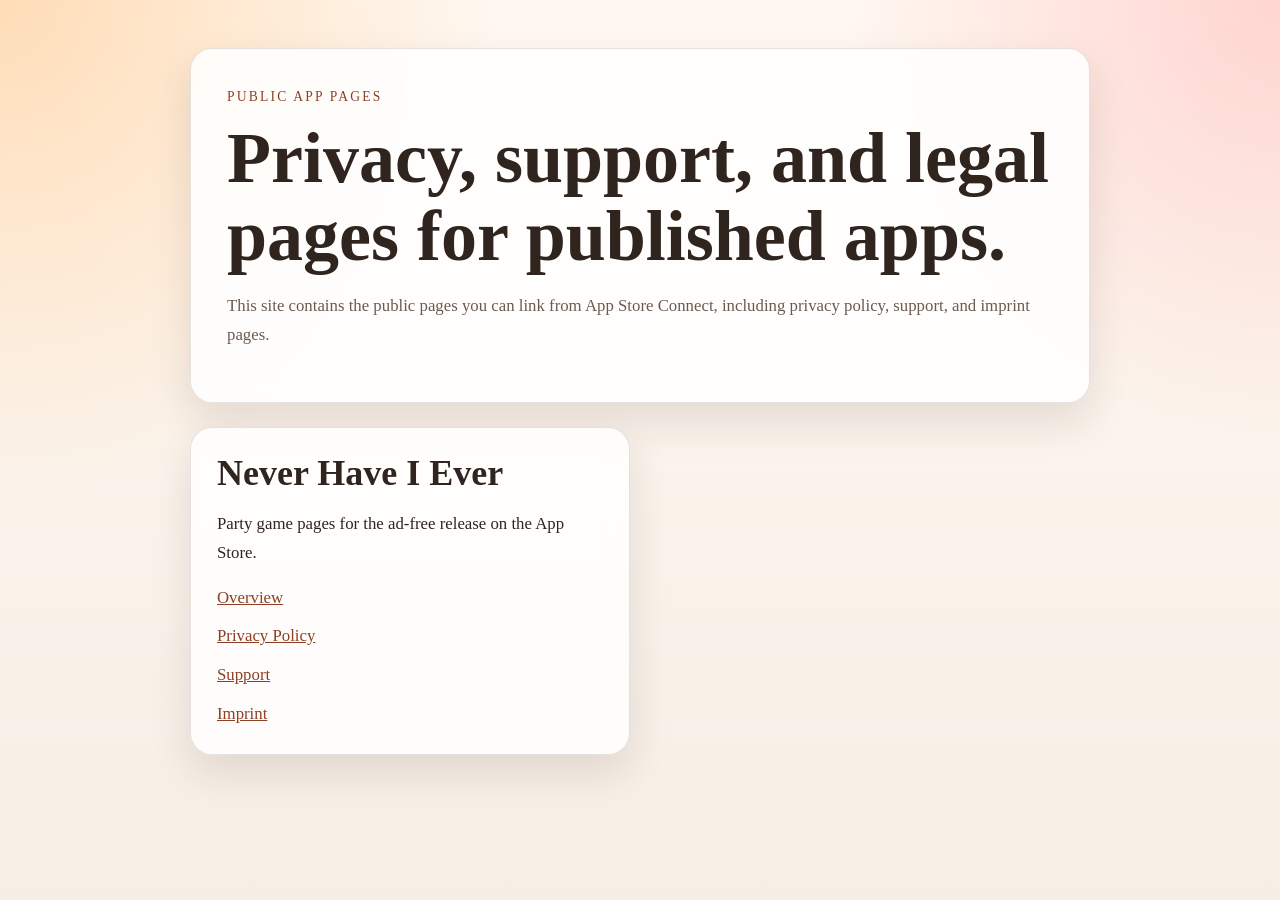
<file: index.html>
<!DOCTYPE html>
<html lang="de">

<head>
  <meta charset="utf-8">
  <meta name="viewport" content="width=device-width, initial-scale=1">
  <title>App Pages</title>
  <meta name="description" content="Public pages for app privacy, support, and legal information.">
  <link rel="stylesheet" href="styles.css">
</head>

<body>
  <main class="page">
    <section class="hero">
      <p class="eyebrow">Public App Pages</p>
      <h1>Privacy, support, and legal pages for published apps.</h1>
      <p class="muted">
        This site contains the public pages you can link from App Store Connect,
        including privacy policy, support, and imprint pages.
      </p>
    </section>

    <section class="grid two">
      <article class="card">
        <h2>Never Have I Ever</h2>
        <p>
          Party game pages for the ad-free release on the App Store.
        </p>
        <ul class="link-list">
          <li><a href="never-havi-i-ever/index.html">Overview</a></li>
          <li><a href="never-havi-i-ever/privacy.html">Privacy Policy</a></li>
          <li><a href="never-havi-i-ever/support.html">Support</a></li>
          <li><a href="never-havi-i-ever/imprint.html">Imprint</a></li>
        </ul>
      </article>
    </section>
  </main>
</body>

</html>
</file>
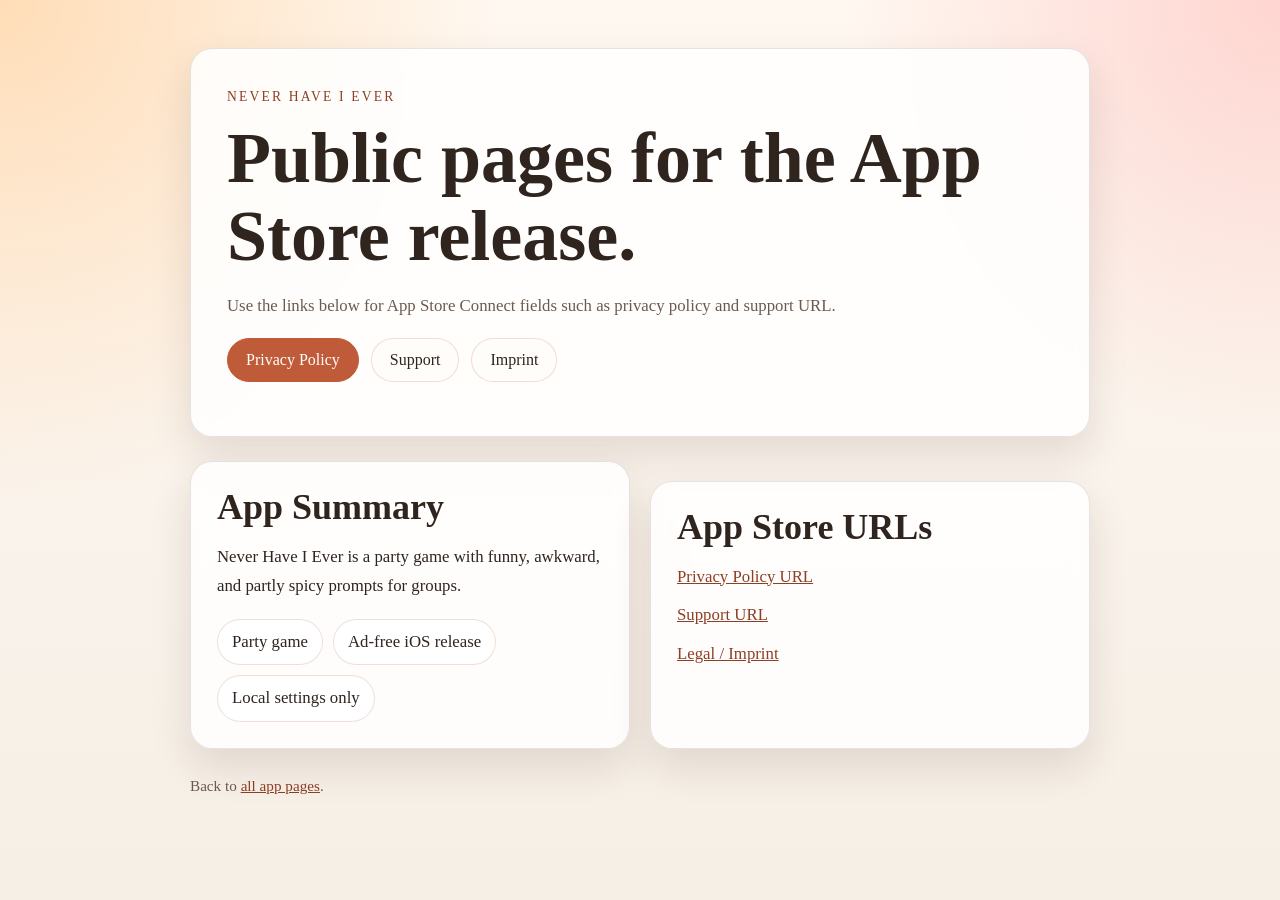
<file: never-havi-i-ever/index.html>
<!DOCTYPE html>
<html lang="de">

<head>
  <meta charset="utf-8">
  <meta name="viewport" content="width=device-width, initial-scale=1">
  <title>Never Have I Ever</title>
  <meta name="description" content="Public support and legal information for the Never Have I Ever app.">
  <link rel="stylesheet" href="../styles.css">
</head>

<body>
  <main class="page">
    <section class="hero">
      <p class="eyebrow">Never Have I Ever</p>
      <h1>Public pages for the App Store release.</h1>
      <p class="muted">
        Use the links below for App Store Connect fields such as privacy policy and support URL.
      </p>
      <div class="nav">
        <a class="button primary" href="privacy.html">Privacy Policy</a>
        <a class="button" href="support.html">Support</a>
        <a class="button" href="imprint.html">Imprint</a>
      </div>
    </section>

    <section class="grid two">
      <article class="card section">
        <h2>App Summary</h2>
        <p>
          Never Have I Ever is a party game with funny, awkward, and partly spicy prompts for groups.
        </p>
        <ul class="pill-list">
          <li>Party game</li>
          <li>Ad-free iOS release</li>
          <li>Local settings only</li>
        </ul>
      </article>

      <article class="card section">
        <h2>App Store URLs</h2>
        <ul class="link-list">
          <li><a href="privacy.html">Privacy Policy URL</a></li>
          <li><a href="support.html">Support URL</a></li>
          <li><a href="imprint.html">Legal / Imprint</a></li>
        </ul>
      </article>
    </section>

    <p class="footer">
      Back to <a href="../index.html">all app pages</a>.
    </p>
  </main>
</body>

</html>
</file>
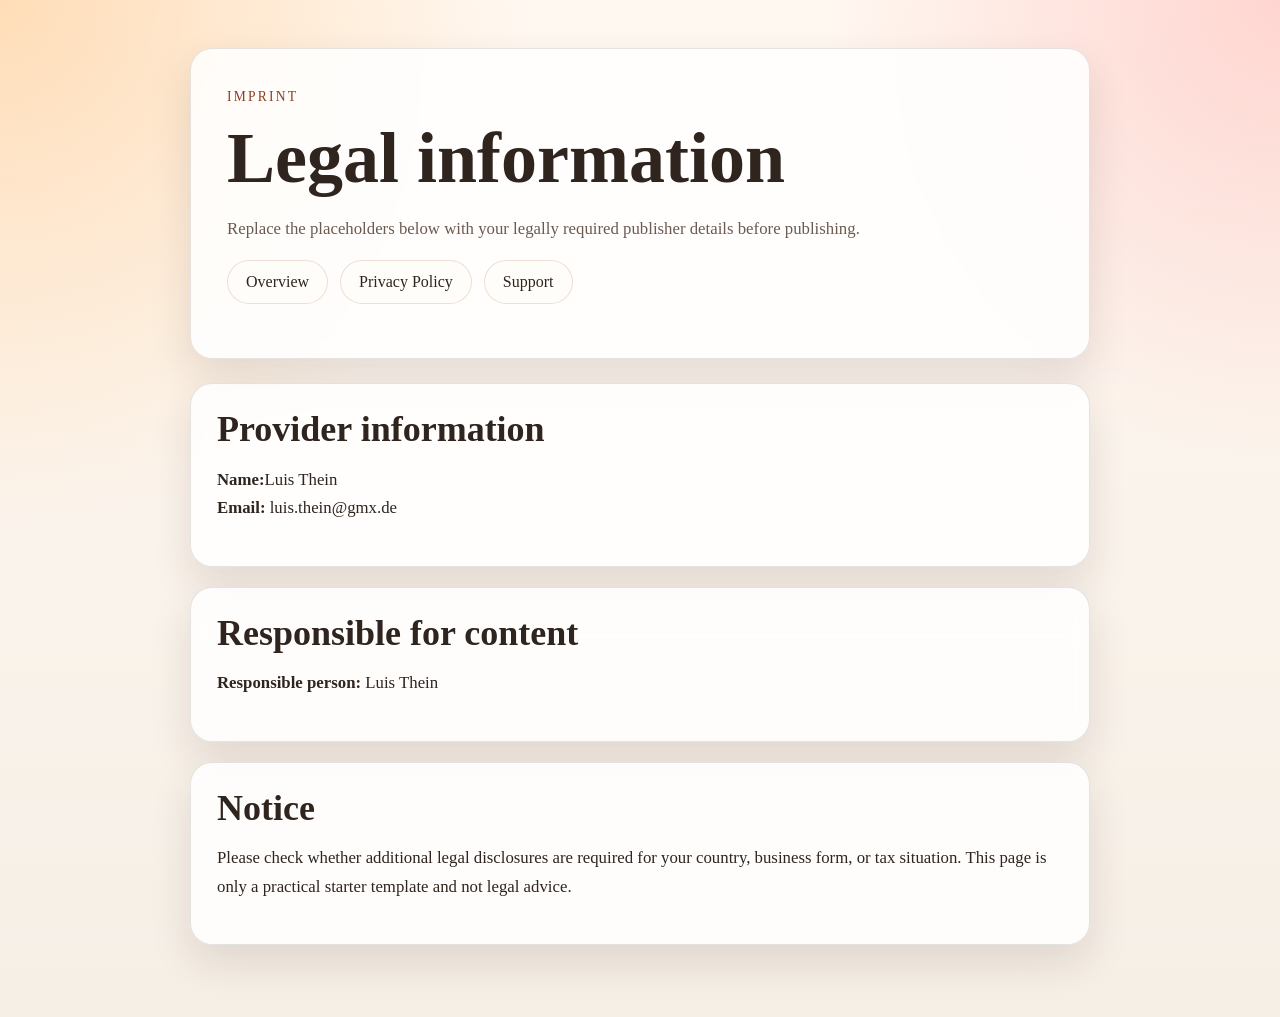
<file: never-havi-i-ever/imprint.html>
<!DOCTYPE html>
<html lang="de">

<head>
  <meta charset="utf-8">
  <meta name="viewport" content="width=device-width, initial-scale=1">
  <title>Imprint | Never Have I Ever</title>
  <meta name="description" content="Legal information for the Never Have I Ever app.">
  <link rel="stylesheet" href="../styles.css">
</head>

<body>
  <main class="page">
    <section class="hero">
      <p class="eyebrow">Imprint</p>
      <h1>Legal information</h1>
      <p class="muted">
        Replace the placeholders below with your legally required publisher details before publishing.
      </p>
      <div class="nav">
        <a class="button" href="index.html">Overview</a>
        <a class="button" href="privacy.html">Privacy Policy</a>
        <a class="button" href="support.html">Support</a>
      </div>
    </section>

    <section class="card section">
      <h2>Provider information</h2>
      <p>
        <strong>Name:</strong>Luis Thein<br>
        <strong>Email:</strong> luis.thein@gmx.de
      </p>
    </section>

    <section class="card section">
      <h2>Responsible for content</h2>
      <p>
        <strong>Responsible person:</strong> Luis Thein
      </p>
    </section>

    <section class="card section">
      <h2>Notice</h2>
      <p>
        Please check whether additional legal disclosures are required for your country, business form, or tax
        situation.
        This page is only a practical starter template and not legal advice.
      </p>
    </section>
  </main>
</body>

</html>
</file>
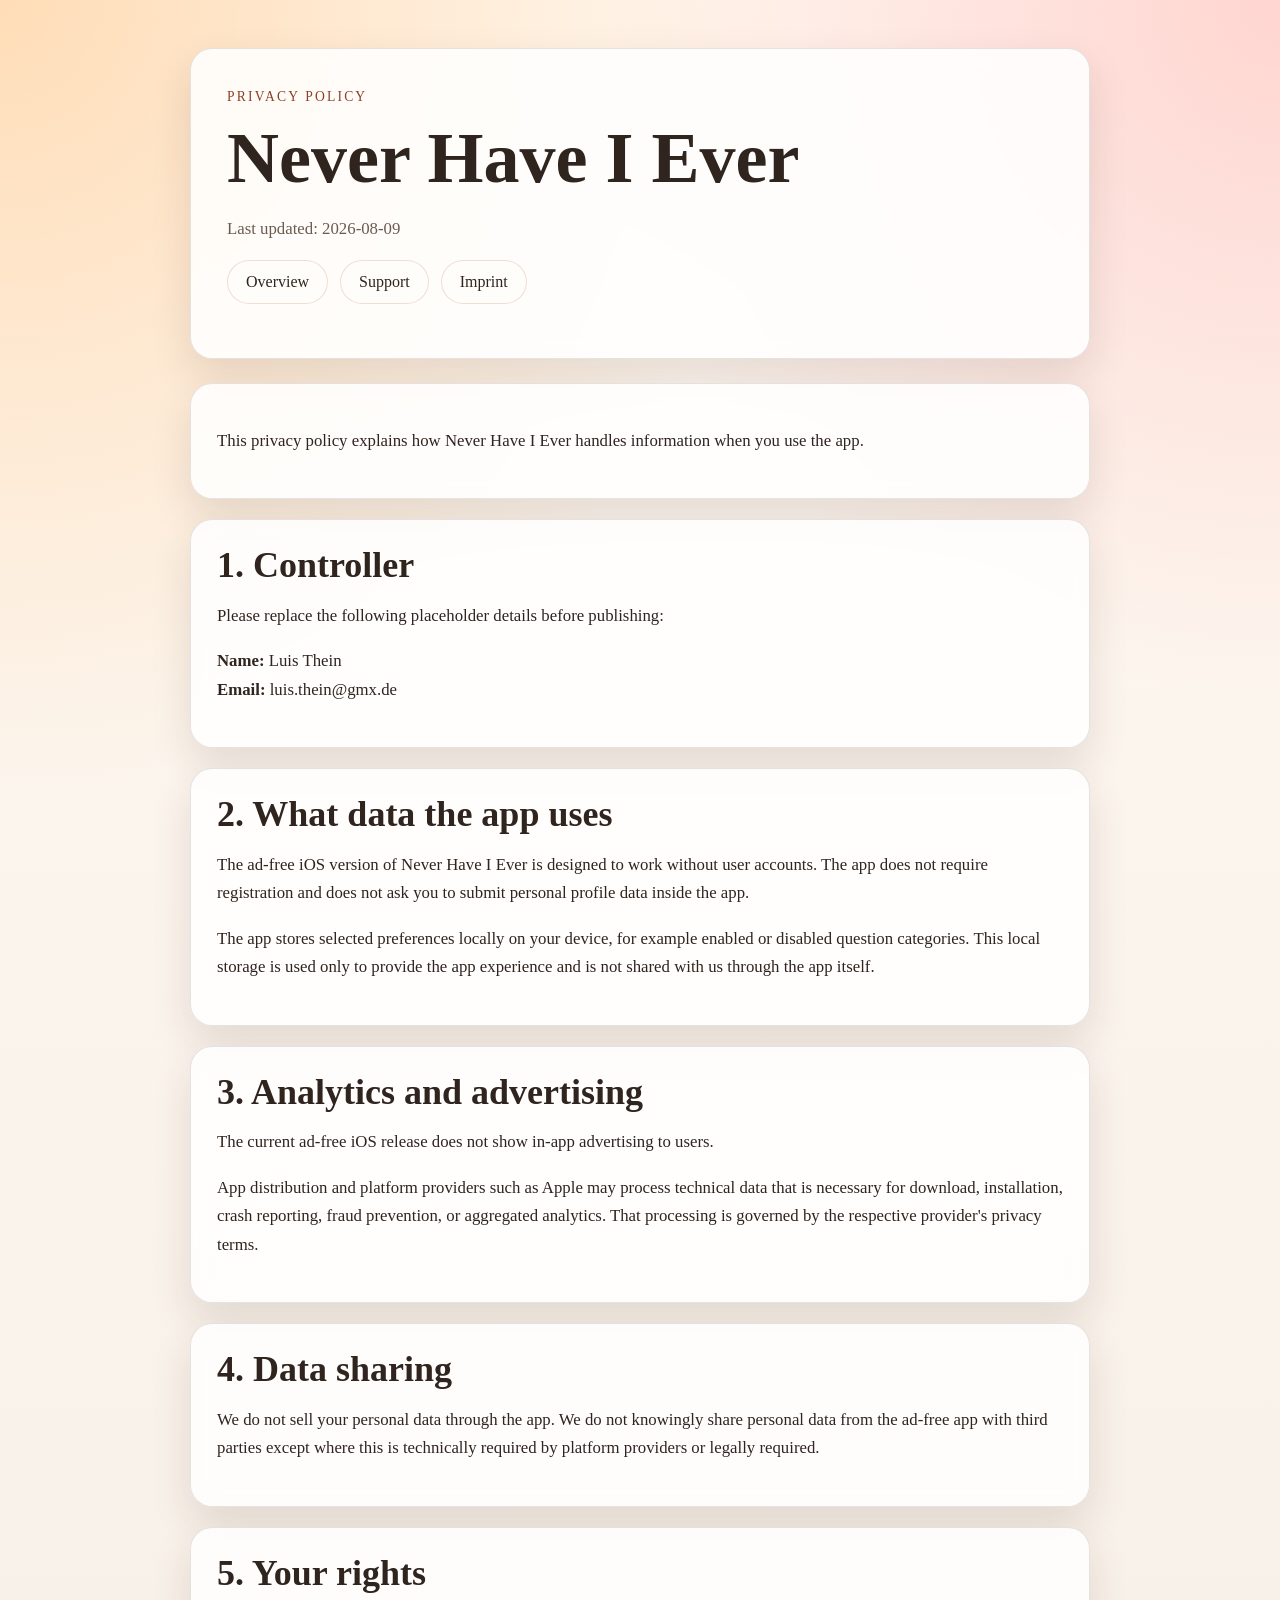
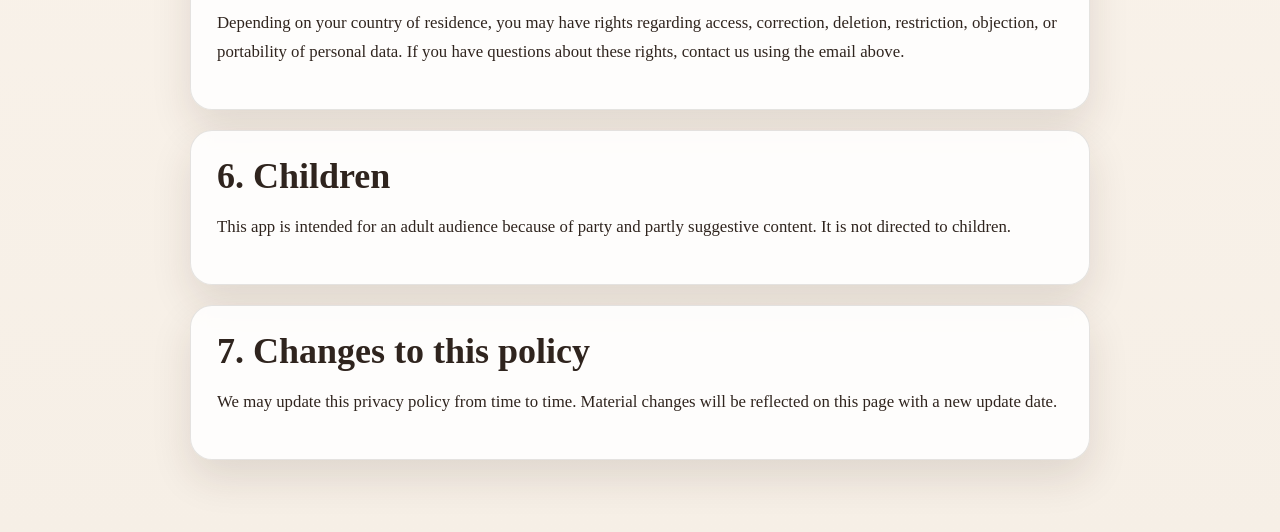
<file: never-havi-i-ever/privacy.html>
<!DOCTYPE html>
<html lang="de">

<head>
  <meta charset="utf-8">
  <meta name="viewport" content="width=device-width, initial-scale=1">
  <title>Privacy Policy | Never Have I Ever</title>
  <meta name="description" content="Privacy policy for the Never Have I Ever app.">
  <link rel="stylesheet" href="../styles.css">
</head>

<body>
  <main class="page">
    <section class="hero">
      <p class="eyebrow">Privacy Policy</p>
      <h1>Never Have I Ever</h1>
      <p class="muted">Last updated: 2026-08-09</p>
      <div class="nav">
        <a class="button" href="index.html">Overview</a>
        <a class="button" href="support.html">Support</a>
        <a class="button" href="imprint.html">Imprint</a>
      </div>
    </section>

    <section class="card section">
      <p>
        This privacy policy explains how Never Have I Ever handles information when you use the app.
      </p>
    </section>

    <section class="card section">
      <h2>1. Controller</h2>
      <p>
        Please replace the following placeholder details before publishing:
      </p>
      <p>
        <strong>Name:</strong> Luis Thein<br>
        <strong>Email:</strong> luis.thein@gmx.de
      </p>
    </section>

    <section class="card section">
      <h2>2. What data the app uses</h2>
      <p>
        The ad-free iOS version of Never Have I Ever is designed to work without user accounts.
        The app does not require registration and does not ask you to submit personal profile data inside the app.
      </p>
      <p>
        The app stores selected preferences locally on your device, for example enabled or disabled question categories.
        This local storage is used only to provide the app experience and is not shared with us through the app itself.
      </p>
    </section>

    <section class="card section">
      <h2>3. Analytics and advertising</h2>
      <p>
        The current ad-free iOS release does not show in-app advertising to users.
      </p>
      <p>
        App distribution and platform providers such as Apple may process technical data that is necessary for download,
        installation, crash reporting, fraud prevention, or aggregated analytics. That processing is governed by the
        respective provider's privacy terms.
      </p>
    </section>

    <section class="card section">
      <h2>4. Data sharing</h2>
      <p>
        We do not sell your personal data through the app. We do not knowingly share personal data from the ad-free app
        with third parties except where this is technically required by platform providers or legally required.
      </p>
    </section>

    <section class="card section">
      <h2>5. Your rights</h2>
      <p>
        Depending on your country of residence, you may have rights regarding access, correction, deletion, restriction,
        objection, or portability of personal data. If you have questions about these rights, contact us using the email
        above.
      </p>
    </section>

    <section class="card section">
      <h2>6. Children</h2>
      <p>
        This app is intended for an adult audience because of party and partly suggestive content. It is not directed to
        children.
      </p>
    </section>

    <section class="card section">
      <h2>7. Changes to this policy</h2>
      <p>
        We may update this privacy policy from time to time. Material changes will be reflected on this page with a new
        update date.
      </p>
    </section>
  </main>
</body>

</html>
</file>
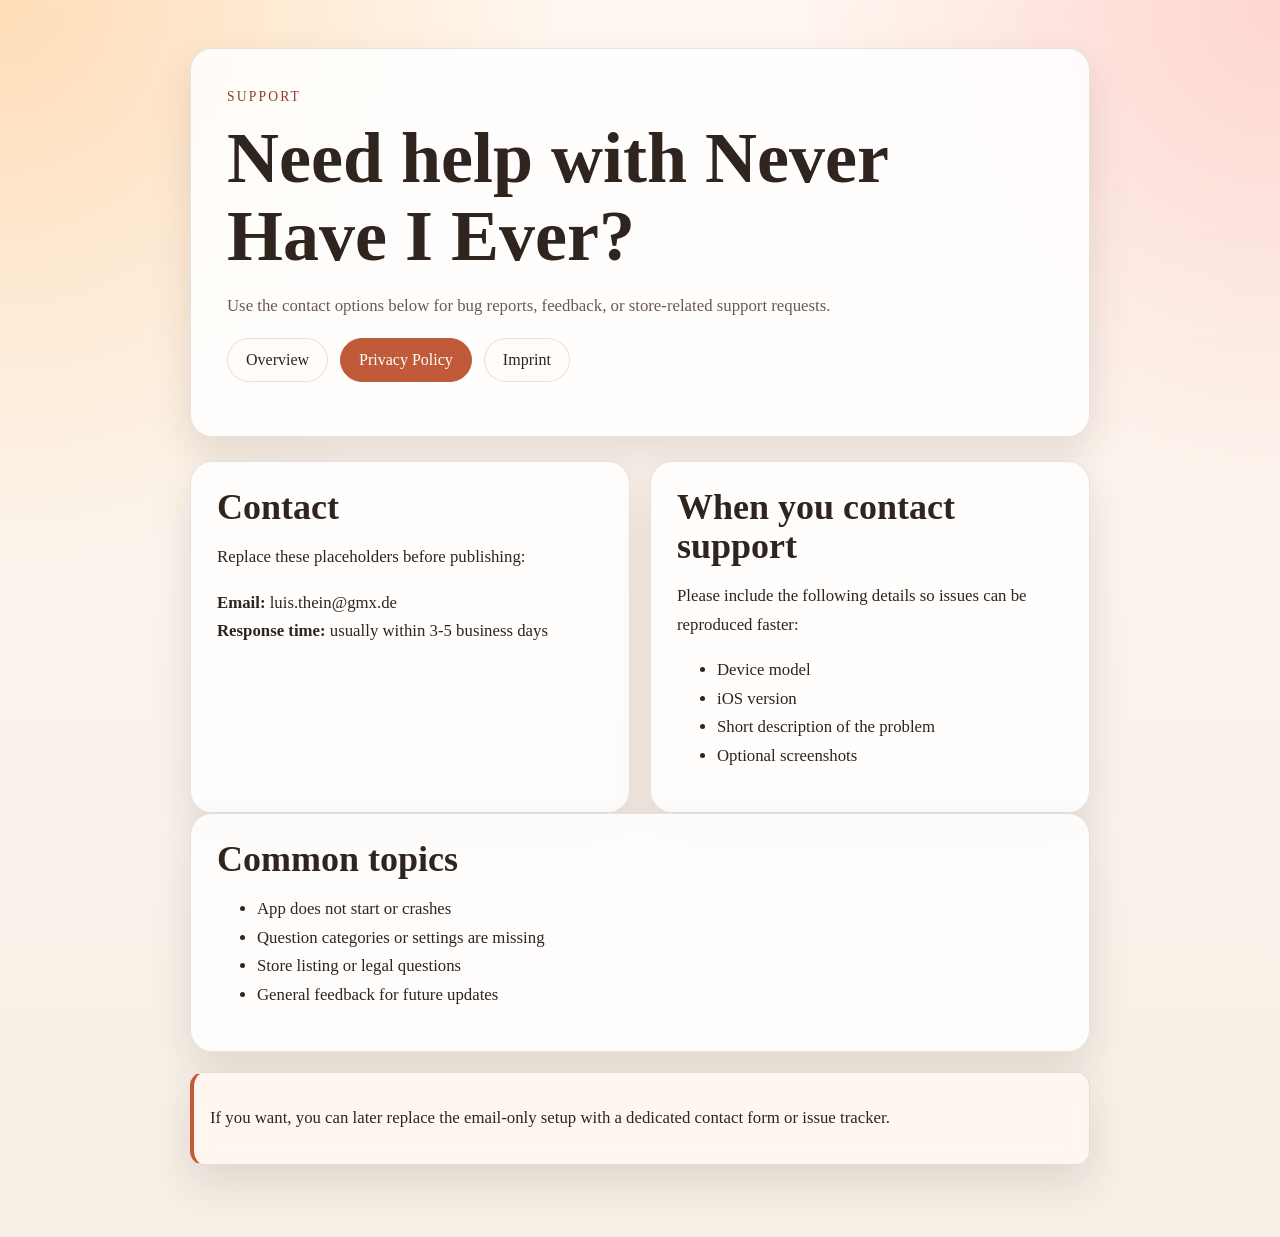
<file: never-havi-i-ever/support.html>
<!DOCTYPE html>
<html lang="de">

<head>
  <meta charset="utf-8">
  <meta name="viewport" content="width=device-width, initial-scale=1">
  <title>Support | Never Have I Ever</title>
  <meta name="description" content="Support information for the Never Have I Ever app.">
  <link rel="stylesheet" href="../styles.css">
</head>

<body>
  <main class="page">
    <section class="hero">
      <p class="eyebrow">Support</p>
      <h1>Need help with Never Have I Ever?</h1>
      <p class="muted">
        Use the contact options below for bug reports, feedback, or store-related support requests.
      </p>
      <div class="nav">
        <a class="button" href="index.html">Overview</a>
        <a class="button primary" href="privacy.html">Privacy Policy</a>
        <a class="button" href="imprint.html">Imprint</a>
      </div>
    </section>

    <section class="grid two">
      <article class="card">
        <h2>Contact</h2>
        <p>
          Replace these placeholders before publishing:
        </p>
        <p>
          <strong>Email:</strong> luis.thein@gmx.de<br>
          <strong>Response time:</strong> usually within 3-5 business days
        </p>
      </article>

      <article class="card">
        <h2>When you contact support</h2>
        <p>
          Please include the following details so issues can be reproduced faster:
        </p>
        <ul>
          <li>Device model</li>
          <li>iOS version</li>
          <li>Short description of the problem</li>
          <li>Optional screenshots</li>
        </ul>
      </article>
    </section>

    <section class="card section">
      <h2>Common topics</h2>
      <ul>
        <li>App does not start or crashes</li>
        <li>Question categories or settings are missing</li>
        <li>Store listing or legal questions</li>
        <li>General feedback for future updates</li>
      </ul>
    </section>

    <section class="card section note">
      <p>
        If you want, you can later replace the email-only setup with a dedicated contact form or issue tracker.
      </p>
    </section>
  </main>
</body>

</html>
</file>
<file: styles.css>
:root {
  --bg: #f6efe6;
  --surface: rgba(255, 255, 255, 0.86);
  --surface-strong: #fffdf9;
  --text: #2f241e;
  --muted: #6b5a50;
  --accent: #bf5b39;
  --accent-dark: #8d3f25;
  --border: rgba(47, 36, 30, 0.12);
  --shadow: 0 18px 40px rgba(58, 37, 24, 0.12);
  --radius: 22px;
  --content-width: 900px;
}

* {
  box-sizing: border-box;
}

html {
  scroll-behavior: smooth;
}

body {
  margin: 0;
  font-family: Georgia, "Times New Roman", serif;
  color: var(--text);
  background:
    radial-gradient(circle at top left, rgba(255, 216, 173, 0.85), transparent 32%),
    radial-gradient(circle at top right, rgba(255, 148, 148, 0.35), transparent 28%),
    linear-gradient(180deg, #fff8f1 0%, var(--bg) 100%);
  min-height: 100vh;
}

a {
  color: var(--accent-dark);
}

a:hover {
  color: var(--accent);
}

.page {
  width: min(calc(100% - 32px), var(--content-width));
  margin: 0 auto;
  padding: 48px 0 72px;
}

.hero,
.card {
  background: var(--surface);
  border: 1px solid var(--border);
  border-radius: var(--radius);
  box-shadow: var(--shadow);
  backdrop-filter: blur(10px);
}

.hero {
  padding: 36px;
  margin-bottom: 24px;
}

.eyebrow {
  margin: 0 0 12px;
  color: var(--accent-dark);
  font-size: 0.85rem;
  letter-spacing: 0.16em;
  text-transform: uppercase;
}

h1,
h2,
h3 {
  line-height: 1.08;
  margin: 0 0 16px;
}

h1 {
  font-size: clamp(2.2rem, 6vw, 4.5rem);
}

h2 {
  font-size: clamp(1.5rem, 4vw, 2.25rem);
}

p,
li {
  font-size: 1.05rem;
  line-height: 1.7;
  color: var(--text);
}

.muted {
  color: var(--muted);
}

.grid {
  display: grid;
  gap: 20px;
}

.grid.two {
  grid-template-columns: repeat(2, minmax(0, 1fr));
}

.card {
  padding: 26px;
}

.pill-list,
.link-list {
  list-style: none;
  margin: 0;
  padding: 0;
}

.pill-list {
  display: flex;
  flex-wrap: wrap;
  gap: 10px;
  margin-top: 18px;
}

.pill-list li {
  border: 1px solid rgba(191, 91, 57, 0.2);
  border-radius: 999px;
  padding: 8px 14px;
  background: rgba(255, 255, 255, 0.78);
}

.link-list li + li {
  margin-top: 10px;
}

.nav {
  display: flex;
  flex-wrap: wrap;
  gap: 12px;
  margin-bottom: 18px;
}

.nav a,
.button {
  display: inline-flex;
  align-items: center;
  justify-content: center;
  gap: 8px;
  text-decoration: none;
  padding: 12px 18px;
  border-radius: 999px;
  border: 1px solid rgba(191, 91, 57, 0.2);
  background: var(--surface-strong);
  color: var(--text);
}

.button.primary {
  background: var(--accent);
  color: #fff;
  border-color: var(--accent);
}

.section + .section {
  margin-top: 20px;
}

.footer {
  margin-top: 24px;
  color: var(--muted);
  font-size: 0.95rem;
}

.note {
  border-left: 4px solid var(--accent);
  padding: 14px 16px;
  background: rgba(255, 248, 241, 0.88);
  border-radius: 14px;
}

code {
  font-family: Menlo, Monaco, monospace;
  font-size: 0.95em;
}

@media (max-width: 720px) {
  .page {
    width: min(calc(100% - 20px), var(--content-width));
    padding: 28px 0 56px;
  }

  .hero,
  .card {
    padding: 22px;
  }

  .grid.two {
    grid-template-columns: 1fr;
  }
}
</file>
